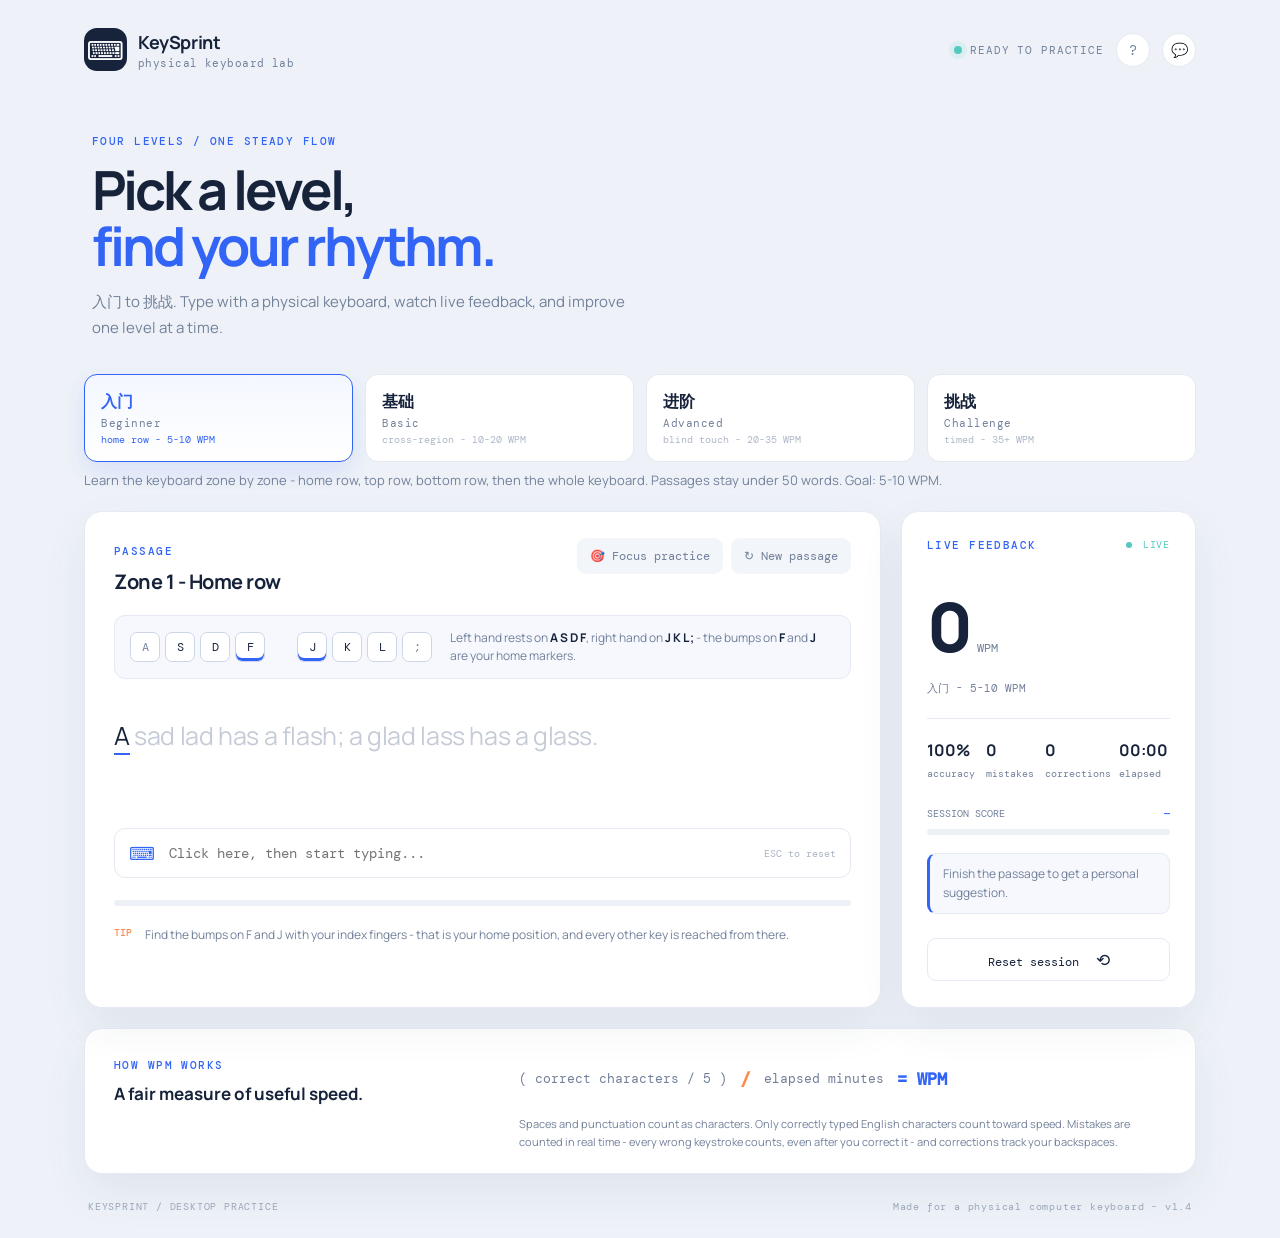
<file: index.html>
<!doctype html>
<html lang="en">
<head>
  <meta charset="UTF-8">
  <meta name="viewport" content="width=device-width, initial-scale=1.0">
  <title>KeySprint — Focused Typing Practice</title>
  <link rel="stylesheet" href="style.css">
</head>
<body>
  <main class="shell">
    <header class="topbar">
      <div class="brand"><span class="brand-mark">⌨</span><div><strong>KeySprint</strong><small>physical keyboard lab</small></div></div>
      <div class="top-right">
        <div class="streak"><span class="pulse"></span><span id="sessionState">READY TO PRACTICE</span></div>
        <button class="help-btn" id="helpBtn" title="Help / 使用说明" aria-label="Help">?</button>
        <button class="help-btn" id="suggestBtn" title="Share feedback" aria-label="Suggestions">💬</button>
      </div>
    </header>

    <section class="hero">
      <div>
        <p class="eyebrow">FOUR LEVELS / ONE STEADY FLOW</p>
        <h1>Pick a level,<br><em>find your rhythm.</em></h1>
        <p class="lede">入门 to 挑战. Type with a physical keyboard, watch live feedback, and improve one level at a time.</p>
      </div>
    </section>

    <nav class="levels" id="levelNav" aria-label="Difficulty levels">
      <button class="active" data-level="beginner"><b>入门</b><span>Beginner</span><i>home row - 5-10 WPM</i></button>
      <button data-level="basic"><b>基础</b><span>Basic</span><i>cross-region - 10-20 WPM</i></button>
      <button data-level="advanced"><b>进阶</b><span>Advanced</span><i>blind touch - 20-35 WPM</i></button>
      <button data-level="challenge"><b>挑战</b><span>Challenge</span><i>timed - 35+ WPM</i></button>
    </nav>
    <p class="level-desc" id="levelDesc"></p>

    <section class="dashboard">
      <div class="practice-card card">
        <div class="card-head"><div><span class="label">PASSAGE</span><h2 id="passageTitle">Small steps, clear ideas.</h2></div><div class="head-actions"><button class="ghost" id="focusPractice">🎯 Focus practice</button><button class="ghost" id="newPassage">↻ New passage</button></div></div>

        <div class="challenge-bar hidden" id="challengeBar">
          <label class="target-label">Target speed <input type="number" id="targetWpm" min="10" max="120" value="40" inputmode="numeric"> <span>WPM</span></label>
          <label class="len-label">Length
            <select id="challengeLen">
              <option value="short">Short</option>
              <option value="medium" selected>Medium</option>
              <option value="long">Long</option>
            </select>
          </label>
          <span class="challenge-time">Time left <b id="challengeTime">--:--</b></span>
          <span class="challenge-note">The passage stays visible only for the time your target speed allows.</span>
        </div>

        <div class="home-row hidden" id="homeRowHint">
          <div class="home-keys">
            <span class="hk pinky">A</span><span class="hk ring">S</span><span class="hk mid">D</span><span class="hk index bump">F</span>
            <span class="hk-gap"></span>
            <span class="hk index bump">J</span><span class="hk mid">K</span><span class="hk ring">L</span><span class="hk pinky">;</span>
          </div>
          <p>Left hand rests on <b>A S D F</b>, right hand on <b>J K L ;</b> - the bumps on <b>F</b> and <b>J</b> are your home markers.</p>
        </div>

        <div class="passage" id="passage" aria-label="Typing passage"></div>
        <div class="input-row"><span class="keyboard-dot">⌨</span><input id="typingInput" autocomplete="off" autocapitalize="off" spellcheck="false" aria-label="Type the passage here" placeholder="Click here, then start typing..."><span class="shortcut">ESC to reset</span></div>
        <div class="progress-track"><div id="progressBar"></div></div>
        <div class="tip"><span>TIP</span><span id="tipText"></span></div>
      </div>

      <aside class="stats-card card">
        <div class="card-head"><span class="label">LIVE FEEDBACK</span><span class="live"><i></i> LIVE</span></div>
        <div class="main-stat"><span id="wpm">0</span><small>WPM</small><em class="goal" id="goal">入门 - 5-10 WPM</em></div>
        <div class="stat-grid">
          <div><strong id="accuracy">100%</strong><span>accuracy</span></div>
          <div><strong id="errors">0</strong><span>mistakes</span></div>
          <div><strong id="corrections">0</strong><span>corrections</span></div>
          <div><strong id="timer">00:00</strong><span id="timerLabel">elapsed</span></div>
        </div>
        <div class="meter"><div class="meter-label"><span>SESSION SCORE</span><b id="score">—</b></div><div class="meter-track"><div id="scoreBar"></div></div></div>
        <div class="feedback" id="feedback">Finish the passage to get a personal suggestion.</div>
        <button class="reset" id="resetBtn">Reset session <span>⟲</span></button>
      </aside>
    </section>

    <section class="how card">
      <div class="how-title"><span class="label">HOW WPM WORKS</span><h2>A fair measure of useful speed.</h2></div>
      <div class="formula"><span>( correct characters / 5 )</span><b>/</b><span>elapsed minutes</span><strong>= WPM</strong></div>
      <p>Spaces and punctuation count as characters. Only correctly typed English characters count toward speed. Mistakes are counted in real time - every wrong keystroke counts, even after you correct it - and corrections track your backspaces.</p>
    </section>

    <footer><span>KEYSPRINT / DESKTOP PRACTICE</span><span>Made for a physical computer keyboard - v1.4</span></footer>
  </main>

  <div class="modal hidden" id="helpModal" role="dialog" aria-modal="true" aria-label="Help">
    <div class="modal-card">
      <button class="modal-close" id="helpClose" aria-label="Close">×</button>
      <h2>How to use KeySprint</h2>
      <p style="color:var(--muted);font-size:13px;margin:0">A physical-keyboard typing tutor with four levels and live feedback.</p>
      <div class="modal-body">
        <h3>Getting started</h3>
        <ul>
          <li>Pick a level: <b>入门 Beginner</b> (learn the keys) → <b>基础 Basic</b> → <b>进阶 Advanced</b> → <b>挑战 Challenge</b>. Each level shows its WPM goal.</li>
          <li>Click the input box, then type the passage with a physical keyboard. Correct characters turn blue, mistakes turn orange.</li>
        </ul>
        <h3>Useful actions</h3>
        <ul>
          <li>Want a new text? Try <b>New passage</b>.</li>
          <li>Want to start over? Press <b>Esc</b> or hit <b>Reset session</b>.</li>
          <li>Struggling with certain keys? Try <b>Focus practice</b> - it builds a short, randomized drill that features your weak keys more often.</li>
          <li>In <b>挑战 Challenge</b>, set a <b>Target speed</b> (WPM) and a <b>Length</b> (Short / Medium / Long). The text stays only as long as your target speed allows.</li>
        </ul>
        <h3>How results are measured</h3>
        <ul>
          <li><b>WPM</b> = (correctly typed English characters / 5) / elapsed minutes. Spaces and punctuation count; wrong characters do not.</li>
          <li><b>Mistakes</b> = every wrong keystroke, counted in real time, even after you correct it. <b>Corrections</b> = backspace/delete presses.</li>
          <li><b>Accuracy</b> = correct keystrokes / (correct keystrokes + mistakes).</li>
          <li><b>Session score</b> = 70% accuracy + 30% speed (speed capped at 60 WPM), scaled to 0-100.</li>
          <li><b>Weak keys</b> = the letters you miss most, ranked by error rate then error count. KeySprint remembers them in your browser (localStorage) to power Focus practice; clear your site data to reset this memory.</li>
        </ul>
        <p>A full copy of this guide is in <code>MANUAL.md</code>.</p>
      </div>
    </div>
  </div>

  <div class="modal hidden" id="suggestModal" role="dialog" aria-modal="true" aria-label="Suggestions">
    <div class="modal-card">
      <button class="modal-close" id="suggestClose" aria-label="Close">×</button>
      <h2>Help make KeySprint better</h2>
      <p class="suggest-intro">Thank you for trying KeySprint! Your thoughts - big or small - genuinely help us improve. Please share what worked well, what felt confusing, or anything you would change.</p>
      <form id="suggestForm" class="suggest-form">
        <label class="field-label" for="suggestText">Your suggestion *</label>
        <textarea id="suggestText" rows="5" placeholder="What would make this more useful or more enjoyable for you?" required></textarea>
        <label class="field-label" for="suggestLiked">Anything you especially liked? (optional)</label>
        <input type="text" id="suggestLiked" placeholder="e.g. the Focus practice drill really helped me">
        <button type="submit" class="suggest-submit">Send my feedback</button>
        <p class="suggest-offline-note">This version does not collect suggestions. After you send, your message will be copied to your clipboard - just paste it to the author.</p>
        <p class="suggest-status" id="suggestStatus" aria-live="polite"></p>
      </form>
    </div>
  </div>

  <script src="app.js"></script>
</body>
</html>
</file>
<file: style.css>
@import url('https://fonts.googleapis.com/css2?family=DM+Mono:wght@400;500&family=Manrope:wght@400;600;700;800&display=swap');
:root{--ink:#16233b;--muted:#72809a;--paper:#f7f9fc;--line:#e5eaf2;--blue:#3264f5;--cyan:#55c8c0;--orange:#ff8a4c;--shadow:0 18px 45px #253b6812}*{box-sizing:border-box}body{margin:0;background:#eef2f8;color:var(--ink);font-family:Manrope,system-ui,sans-serif}.shell{max-width:1180px;margin:auto;padding:28px 34px 25px}.topbar{display:flex;justify-content:space-between;align-items:center}.brand{display:flex;gap:11px;align-items:center}.brand-mark{font-size:26px;background:var(--ink);color:#fff;width:43px;height:43px;border-radius:13px;display:grid;place-items:center}.brand strong{display:block;font-size:18px;letter-spacing:-.4px}.brand small{display:block;color:var(--muted);font:11px 'DM Mono';letter-spacing:.04em;margin-top:2px}.streak{font:11px 'DM Mono';color:var(--muted);letter-spacing:.08em;display:flex;gap:8px;align-items:center}.pulse{width:8px;height:8px;border-radius:50%;background:var(--cyan);box-shadow:0 0 0 5px #55c8c01f}.hero{padding:52px 8px 34px}.eyebrow,.label{font:11px 'DM Mono';letter-spacing:.13em;color:var(--blue);font-weight:500}.hero h1{font-size:54px;line-height:1.03;letter-spacing:-3px;margin:14px 0 16px}.hero h1 em{font-style:normal;color:var(--blue)}.lede{color:var(--muted);font-size:15px;max-width:560px;margin:0;line-height:1.7}
.hidden{display:none!important}
.levels{display:grid;grid-template-columns:repeat(4,1fr);gap:12px;margin:0 0 8px}.levels button{display:flex;flex-direction:column;align-items:flex-start;gap:3px;padding:15px 16px;background:#fff;border:1px solid var(--line);border-radius:13px;cursor:pointer;text-align:left;font-family:Manrope;transition:.15s}.levels button b{font-size:16px;letter-spacing:-.3px;color:var(--ink)}.levels button span{font:11px 'DM Mono';color:var(--muted);letter-spacing:.05em}.levels button i{font:10px 'DM Mono';color:#aeb8c9;font-style:normal}.levels button:hover{border-color:#c8d4ee}.levels button.active{border-color:var(--blue);background:linear-gradient(180deg,#f4f7ff,#fff);box-shadow:0 10px 24px #3264f51f}.levels button.active b{color:var(--blue)}.levels button.active i{color:var(--blue)}.level-desc{color:var(--muted);font-size:13px;line-height:1.6;margin:6px 0 20px;max-width:860px}
.dashboard{display:grid;grid-template-columns:1fr 295px;gap:20px}.card{background:#fff;border:1px solid var(--line);border-radius:18px;box-shadow:var(--shadow)}.practice-card{padding:26px 29px 23px}.card-head{display:flex;align-items:start;justify-content:space-between}.card-head h2{font-size:20px;margin:8px 0 0;letter-spacing:-.5px}.ghost{border:0;background:#f2f5fa;color:var(--muted);padding:10px 13px;border-radius:9px;font:12px 'DM Mono';cursor:pointer}.ghost:hover{color:var(--blue)}.challenge-bar{display:flex;align-items:center;gap:16px;background:#f6f8fd;border:1px solid var(--line);border-radius:11px;padding:11px 15px;margin:20px 0 0;flex-wrap:wrap}.target-label{font:11px 'DM Mono';color:var(--muted);display:flex;align-items:center;gap:7px}.target-label input{flex:none;width:58px;height:32px;border:1px solid var(--line);border-radius:8px;text-align:center;font:13px 'DM Mono';color:var(--ink);background:#fff}.challenge-time{font:11px 'DM Mono';color:var(--muted)}.challenge-time b{color:var(--orange);font-size:14px;margin-left:4px}.challenge-note{font:11px 'DM Mono';color:#aeb8c9;flex:1;min-width:150px}.home-row{background:#f6f8fd;border:1px solid var(--line);border-radius:11px;padding:13px 15px;margin:20px 0 0;display:flex;align-items:center;gap:18px;flex-wrap:wrap}.home-keys{display:flex;align-items:flex-end;gap:5px}.hk{width:30px;height:30px;border:1px solid #cdd6e6;border-radius:7px;display:grid;place-items:center;font:12px 'DM Mono';color:var(--ink);background:#fff}.hk.bump{box-shadow:inset 0 -3px 0 var(--blue)}.hk.pinky{color:var(--muted)}.hk-gap{width:22px}.home-row p{margin:0;font-size:12px;color:var(--muted);flex:1;min-width:200px;line-height:1.5}.home-row b{color:var(--ink)}.passage{font-size:25px;line-height:1.65;letter-spacing:-.4px;margin:36px 0 30px;min-height:83px}.passage span{color:#c5ccd7;transition:.1s}.passage span.current{color:var(--ink);border-bottom:2px solid var(--blue)}.passage span.correct{color:var(--blue)}.passage span.incorrect{color:var(--orange);background:#fff0e8;border-radius:3px}.input-row{display:flex;align-items:center;gap:12px;border:1px solid var(--line);border-radius:11px;padding:0 14px;height:50px}.keyboard-dot{font-size:18px;color:var(--blue)}input{border:0;outline:0;flex:1;font:14px 'DM Mono';color:var(--ink);height:100%}.shortcut{font:10px 'DM Mono';color:#abb5c5}.progress-track,.meter-track{height:6px;background:#edf1f7;border-radius:6px;overflow:hidden}.progress-track{margin-top:22px}.progress-track div,.meter-track div{height:100%;width:0;background:linear-gradient(90deg,var(--blue),var(--cyan));transition:width .2s}.tip{display:flex;gap:13px;margin-top:20px;color:var(--muted);font-size:12px;align-items:flex-start}.tip span:first-child{font:10px 'DM Mono';color:var(--orange);font-weight:500;flex:none}.stats-card{padding:26px 25px;display:flex;flex-direction:column}.live{font:10px 'DM Mono';color:var(--cyan);letter-spacing:.08em}.live i{display:inline-block;width:6px;height:6px;background:var(--cyan);border-radius:50%;margin-right:4px}.main-stat{padding:28px 0 22px;border-bottom:1px solid var(--line)}.main-stat span{font-size:68px;font-weight:800;letter-spacing:-4px}.main-stat small{font:12px 'DM Mono';color:var(--muted);margin-left:8px}.main-stat em.goal{display:block;font-style:normal;font:11px 'DM Mono';color:var(--muted);margin-top:9px;letter-spacing:0}.main-stat em.goal.hit{color:#1a9e6f}.stat-grid{display:grid;grid-template-columns:repeat(4,1fr);gap:8px;padding:20px 0 27px}.stat-grid div{display:flex;flex-direction:column;gap:6px}.stat-grid strong{font-size:16px}.stat-grid span,.meter-label{font:10px 'DM Mono';color:var(--muted)}.meter{margin-top:auto}.meter-label{display:flex;justify-content:space-between;margin-bottom:9px}.meter-label b{color:var(--blue);font-weight:500}.meter-track div{background:var(--orange)}.reset{margin-top:24px;height:43px;border:1px solid var(--line);background:#fff;color:var(--ink);border-radius:9px;font:12px 'DM Mono';cursor:pointer}.reset:hover{border-color:var(--blue);color:var(--blue)}.reset span{margin-left:10px;font-size:17px}.feedback{margin-top:18px;padding:11px 13px;background:#f6f8fd;border:1px solid var(--line);border-left:3px solid var(--blue);border-radius:9px;font-size:12px;color:var(--muted);line-height:1.55}.feedback.done{border-left-color:var(--cyan);color:var(--ink)}.how{margin-top:20px;padding:23px 29px;display:grid;grid-template-columns:1fr 1.7fr;gap:25px;align-items:center}.how h2{font-size:17px;margin:8px 0 0}.formula{display:flex;align-items:center;gap:13px;flex-wrap:wrap;font:13px 'DM Mono';color:var(--muted)}.formula b{color:var(--orange);font-size:18px}.formula strong{color:var(--blue);font-size:17px}.how p{grid-column:2;margin:-15px 0 0;color:var(--muted);font-size:11px;line-height:1.6}footer{display:flex;justify-content:space-between;font:10px 'DM Mono';letter-spacing:.08em;color:#9aa6ba;padding:26px 4px 0}@media(max-width:800px){.shell{padding:20px 16px}.hero{padding:40px 5px 28px}.hero h1{font-size:44px}.levels{grid-template-columns:repeat(2,1fr)}.dashboard{grid-template-columns:1fr}.how{grid-template-columns:1fr}.how p{grid-column:1;margin:0}.passage{font-size:20px}.streak{display:none}footer{flex-direction:column;gap:8px}}
.head-actions{display:flex;gap:8px}
.len-label{font:11px 'DM Mono';color:var(--muted);display:flex;align-items:center;gap:7px}
.len-label select{height:32px;border:1px solid var(--line);border-radius:8px;background:#fff;color:var(--ink);font:13px 'DM Mono';padding:0 6px}
.top-right{display:flex;align-items:center;gap:12px}
.help-btn{border:1px solid var(--line);background:#fff;color:var(--muted);width:34px;height:34px;border-radius:50%;cursor:pointer;font:14px 'DM Mono';line-height:1}
.help-btn:hover{color:var(--blue);border-color:var(--blue)}
.modal{position:fixed;inset:0;background:#16233b66;display:flex;align-items:center;justify-content:center;z-index:50;padding:20px}
.modal-card{background:#fff;border-radius:18px;max-width:660px;width:100%;max-height:84vh;overflow:auto;padding:26px 30px;position:relative;box-shadow:0 30px 80px #16233b40}
.modal-close{position:absolute;top:14px;right:16px;border:0;background:#f2f5fa;color:var(--muted);width:32px;height:32px;border-radius:8px;font-size:18px;cursor:pointer;line-height:1}
.modal-card h2{margin:0 0 6px;font-size:22px;letter-spacing:-.5px}
.modal-body h3{font-size:12px;letter-spacing:.08em;color:var(--blue);margin:20px 0 8px;text-transform:uppercase;font-family:'DM Mono'}
.modal-body p,.modal-body li{font-size:13px;color:var(--muted);line-height:1.7}
.modal-body ul{margin:6px 0 0;padding-left:18px}
.modal-body code{font:12px 'DM Mono';color:var(--ink);background:#f2f5fa;padding:1px 5px;border-radius:5px}
.suggest-intro{margin:8px 0 16px;font-size:13px;color:var(--muted);line-height:1.7}
.suggest-form{display:flex;flex-direction:column;gap:8px}
.field-label{font:11px 'DM Mono';color:var(--muted);letter-spacing:.05em;margin-top:8px}
.suggest-form textarea,.suggest-form input[type=text]{border:1px solid var(--line);border-radius:10px;padding:11px 13px;font:14px 'DM Mono';color:var(--ink);background:#fff;resize:vertical;width:100%}
.suggest-form textarea:focus,.suggest-form input:focus{outline:none;border-color:var(--blue)}
.suggest-submit{border:0;background:var(--blue);color:#fff;padding:12px 16px;border-radius:10px;font:13px 'DM Mono';cursor:pointer;margin-top:8px}
.suggest-submit:hover{filter:brightness(1.05)}
.suggest-offline-note{margin:10px 0 0;padding:9px 12px;border:1px dashed var(--line);border-radius:8px;font-size:12.5px;color:var(--muted);line-height:1.6;background:rgba(0,0,0,.02)}
.suggest-status{margin:10px 0 0;font-size:13px;color:var(--muted);line-height:1.6;min-height:20px}
</file>
